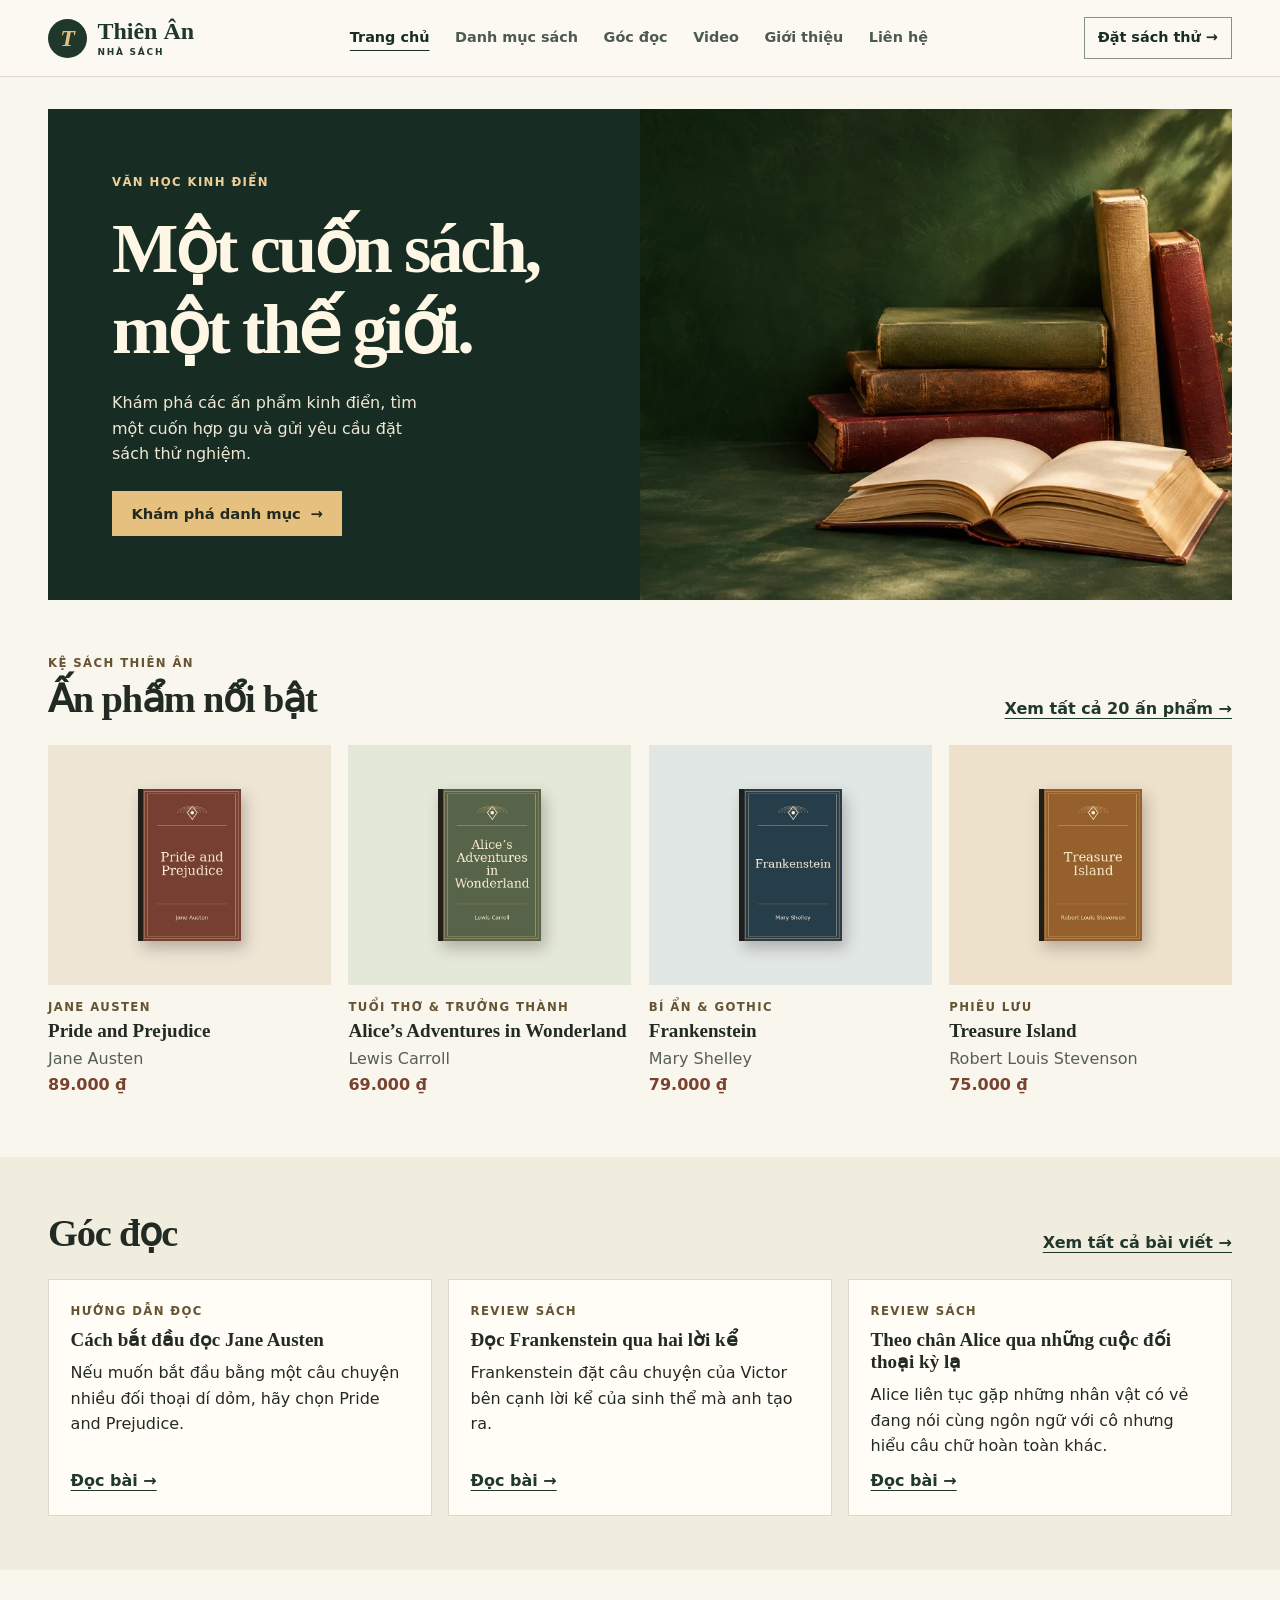
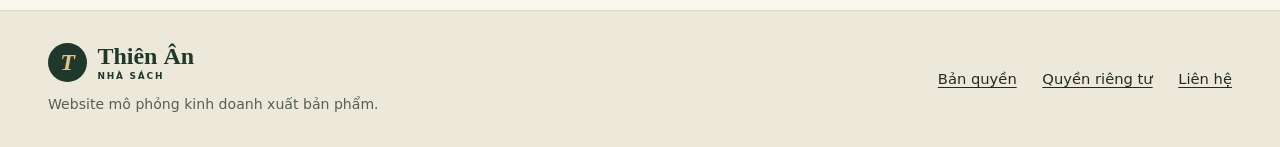
<file: index.html>
<!doctype html>
<html lang="vi">
<head>
  <meta charset="utf-8">
  <meta name="viewport" content="width=device-width, initial-scale=1">
  <meta name="description" content="Danh mục sách kinh điển, góc đọc và đặt sách thử nghiệm của Nhà sách Thiên Ân.">
  <title>Nhà sách Thiên Ân</title>
  <link rel="icon" href="assets/hero.webp">
  <link rel="stylesheet" href="assets/style.css">
  <script src="assets/data.js" defer></script>
  <script src="assets/app.js" defer></script>
</head>
<body data-page="home">
  <a class="skip" href="#noi-dung">Đến nội dung chính</a>
  <header class="site-header">
    <div class="wrap header-inner">
      <a href="index.html" class="brand"><span class="brand-mark" aria-hidden="true">T</span><span>Thiên Ân<small>NHÀ SÁCH</small></span></a>
      <button type="button" class="menu-toggle" aria-expanded="false" aria-controls="menu">Menu</button>
      <nav id="menu" aria-label="Điều hướng chính">
        <a href="index.html" aria-current="page">Trang chủ</a>
        <a href="danh-muc.html">Danh mục sách</a>
        <a href="goc-doc.html">Góc đọc</a>
        <a href="video.html">Video</a>
        <a href="gioi-thieu.html">Giới thiệu</a>
        <a href="lien-he.html">Liên hệ</a>
      </nav>
      <a class="header-order" href="lien-he.html">Đặt sách thử <span aria-hidden="true">→</span></a>
    </div>
  </header>
  <main id="noi-dung" tabindex="-1">
    <noscript><p class="wrap">Vui lòng bật JavaScript để xem nội dung website.</p></noscript>
  </main>
  <footer class="site-footer">
    <div class="wrap footer-inner">
      <div><a href="index.html" class="brand"><span class="brand-mark" aria-hidden="true">T</span><span>Thiên Ân<small>NHÀ SÁCH</small></span></a><p>Website mô phỏng kinh doanh xuất bản phẩm.</p></div>
      <nav aria-label="Chính sách và liên hệ"><a href="ban-quyen.html">Bản quyền</a><a href="quyen-rieng-tu.html">Quyền riêng tư</a><a href="lien-he.html">Liên hệ</a></nav>
    </div>
  </footer>
</body>
</html>
</file>
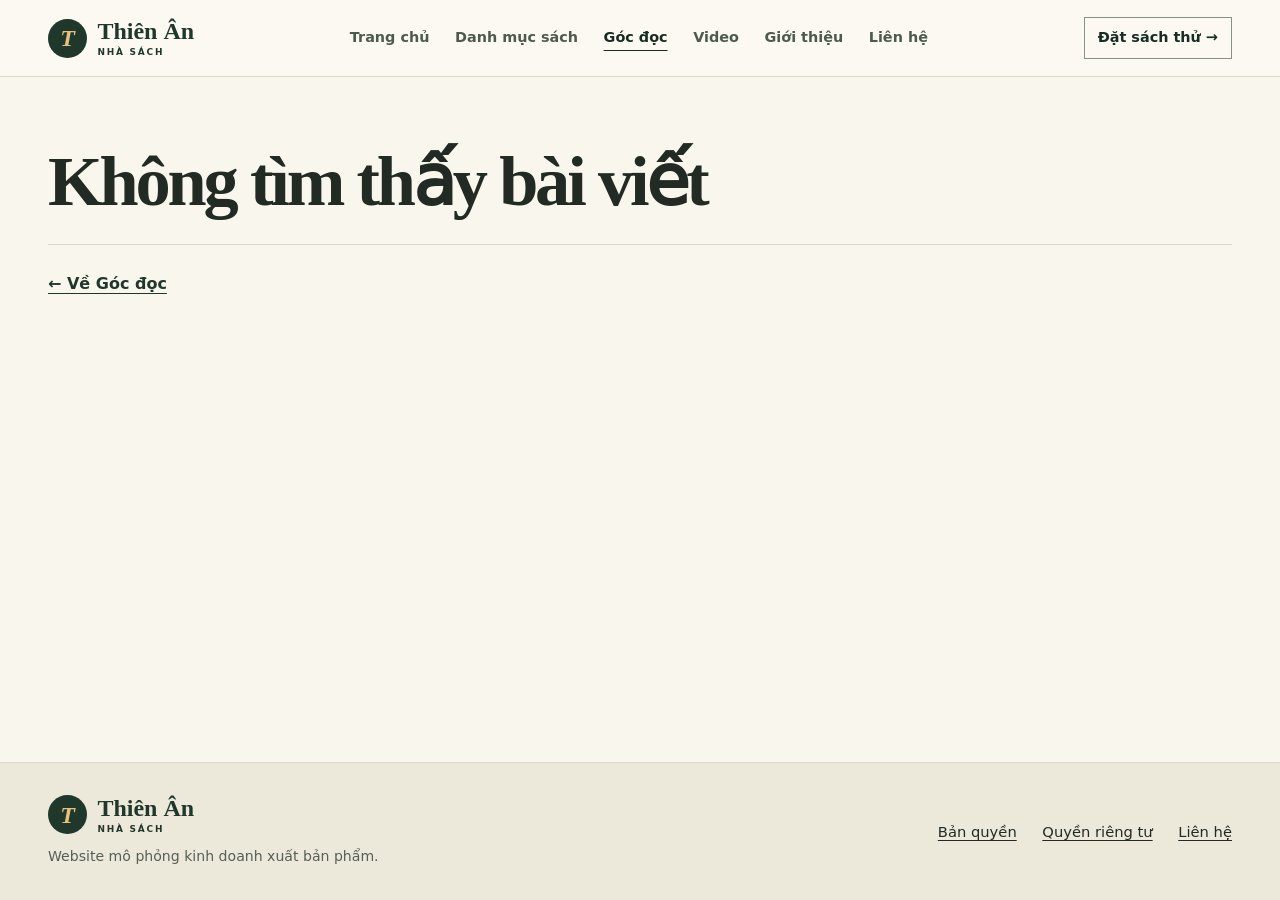
<file: bai-viet.html>
<!doctype html>
<html lang="vi">
<head>
  <meta charset="utf-8">
  <meta name="viewport" content="width=device-width, initial-scale=1">
  <meta name="description" content="Danh mục sách kinh điển, góc đọc và đặt sách thử nghiệm của Nhà sách Thiên Ân.">
  <title>Bài viết | Nhà sách Thiên Ân</title>
  <link rel="icon" href="assets/hero.webp">
  <link rel="stylesheet" href="assets/style.css">
  <script src="assets/data.js" defer></script>
  <script src="assets/app.js" defer></script>
</head>
<body data-page="article">
  <a class="skip" href="#noi-dung">Đến nội dung chính</a>
  <header class="site-header">
    <div class="wrap header-inner">
      <a href="index.html" class="brand"><span class="brand-mark" aria-hidden="true">T</span><span>Thiên Ân<small>NHÀ SÁCH</small></span></a>
      <button type="button" class="menu-toggle" aria-expanded="false" aria-controls="menu">Menu</button>
      <nav id="menu" aria-label="Điều hướng chính">
        <a href="index.html">Trang chủ</a>
        <a href="danh-muc.html">Danh mục sách</a>
        <a href="goc-doc.html" aria-current="page">Góc đọc</a>
        <a href="video.html">Video</a>
        <a href="gioi-thieu.html">Giới thiệu</a>
        <a href="lien-he.html">Liên hệ</a>
      </nav>
      <a class="header-order" href="lien-he.html">Đặt sách thử <span aria-hidden="true">→</span></a>
    </div>
  </header>
  <main id="noi-dung" tabindex="-1">
    <noscript><p class="wrap">Vui lòng bật JavaScript để xem nội dung website.</p></noscript>
  </main>
  <footer class="site-footer">
    <div class="wrap footer-inner">
      <div><a href="index.html" class="brand"><span class="brand-mark" aria-hidden="true">T</span><span>Thiên Ân<small>NHÀ SÁCH</small></span></a><p>Website mô phỏng kinh doanh xuất bản phẩm.</p></div>
      <nav aria-label="Chính sách và liên hệ"><a href="ban-quyen.html">Bản quyền</a><a href="quyen-rieng-tu.html">Quyền riêng tư</a><a href="lien-he.html">Liên hệ</a></nav>
    </div>
  </footer>
</body>
</html>
</file>
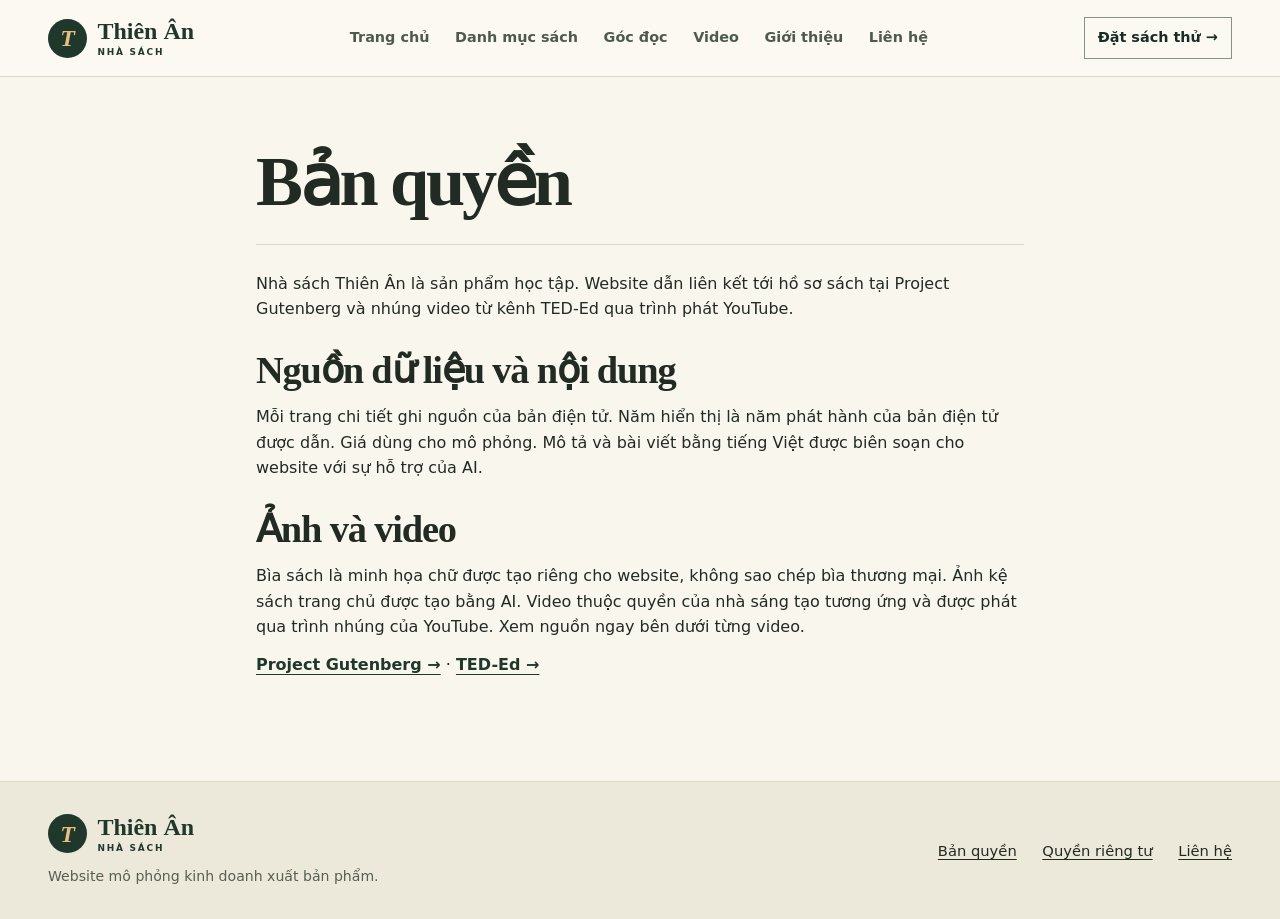
<file: ban-quyen.html>
<!doctype html>
<html lang="vi">
<head>
  <meta charset="utf-8">
  <meta name="viewport" content="width=device-width, initial-scale=1">
  <meta name="description" content="Danh mục sách kinh điển, góc đọc và đặt sách thử nghiệm của Nhà sách Thiên Ân.">
  <title>Bản quyền | Nhà sách Thiên Ân</title>
  <link rel="icon" href="assets/hero.webp">
  <link rel="stylesheet" href="assets/style.css">
  <script src="assets/data.js" defer></script>
  <script src="assets/app.js" defer></script>
</head>
<body data-page="copyright">
  <a class="skip" href="#noi-dung">Đến nội dung chính</a>
  <header class="site-header">
    <div class="wrap header-inner">
      <a href="index.html" class="brand"><span class="brand-mark" aria-hidden="true">T</span><span>Thiên Ân<small>NHÀ SÁCH</small></span></a>
      <button type="button" class="menu-toggle" aria-expanded="false" aria-controls="menu">Menu</button>
      <nav id="menu" aria-label="Điều hướng chính">
        <a href="index.html">Trang chủ</a>
        <a href="danh-muc.html">Danh mục sách</a>
        <a href="goc-doc.html">Góc đọc</a>
        <a href="video.html">Video</a>
        <a href="gioi-thieu.html">Giới thiệu</a>
        <a href="lien-he.html">Liên hệ</a>
      </nav>
      <a class="header-order" href="lien-he.html">Đặt sách thử <span aria-hidden="true">→</span></a>
    </div>
  </header>
  <main id="noi-dung" tabindex="-1">
    <noscript><p class="wrap">Vui lòng bật JavaScript để xem nội dung website.</p></noscript>
  </main>
  <footer class="site-footer">
    <div class="wrap footer-inner">
      <div><a href="index.html" class="brand"><span class="brand-mark" aria-hidden="true">T</span><span>Thiên Ân<small>NHÀ SÁCH</small></span></a><p>Website mô phỏng kinh doanh xuất bản phẩm.</p></div>
      <nav aria-label="Chính sách và liên hệ"><a href="ban-quyen.html">Bản quyền</a><a href="quyen-rieng-tu.html">Quyền riêng tư</a><a href="lien-he.html">Liên hệ</a></nav>
    </div>
  </footer>
</body>
</html>
</file>
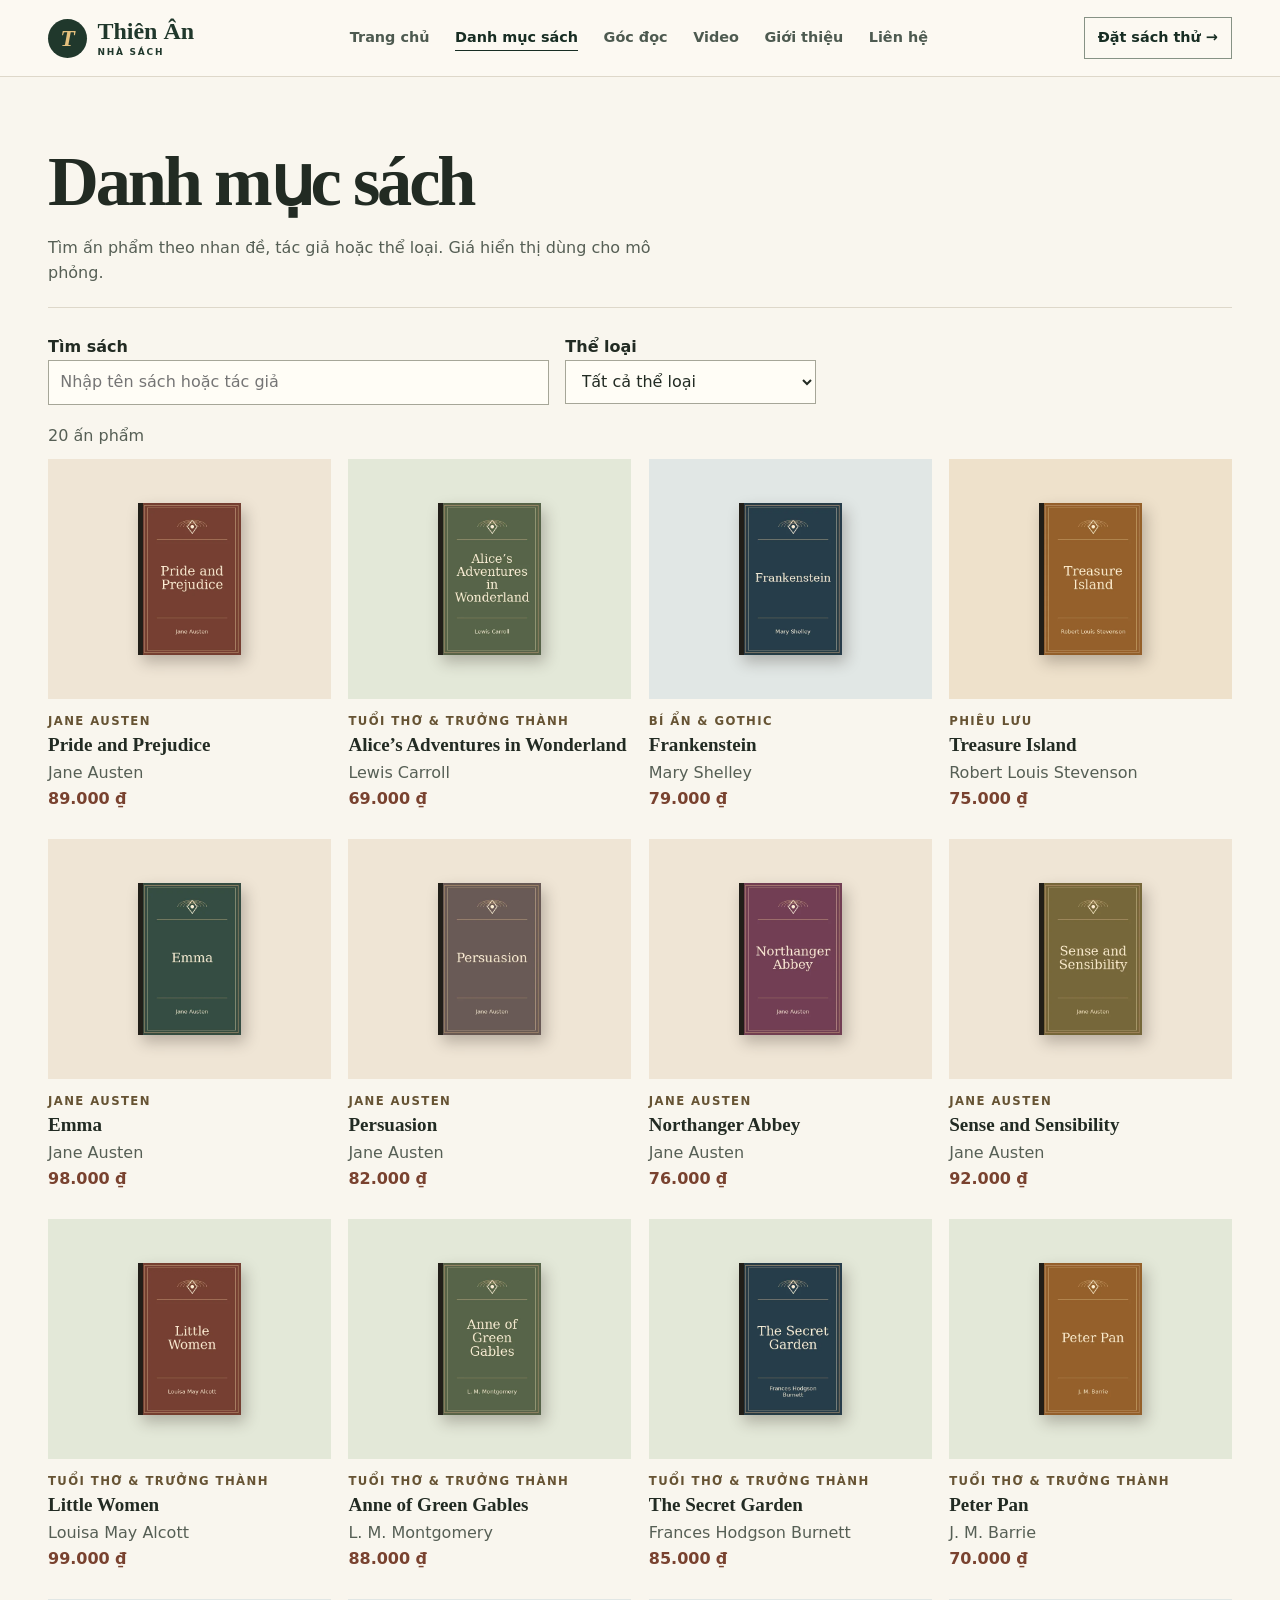
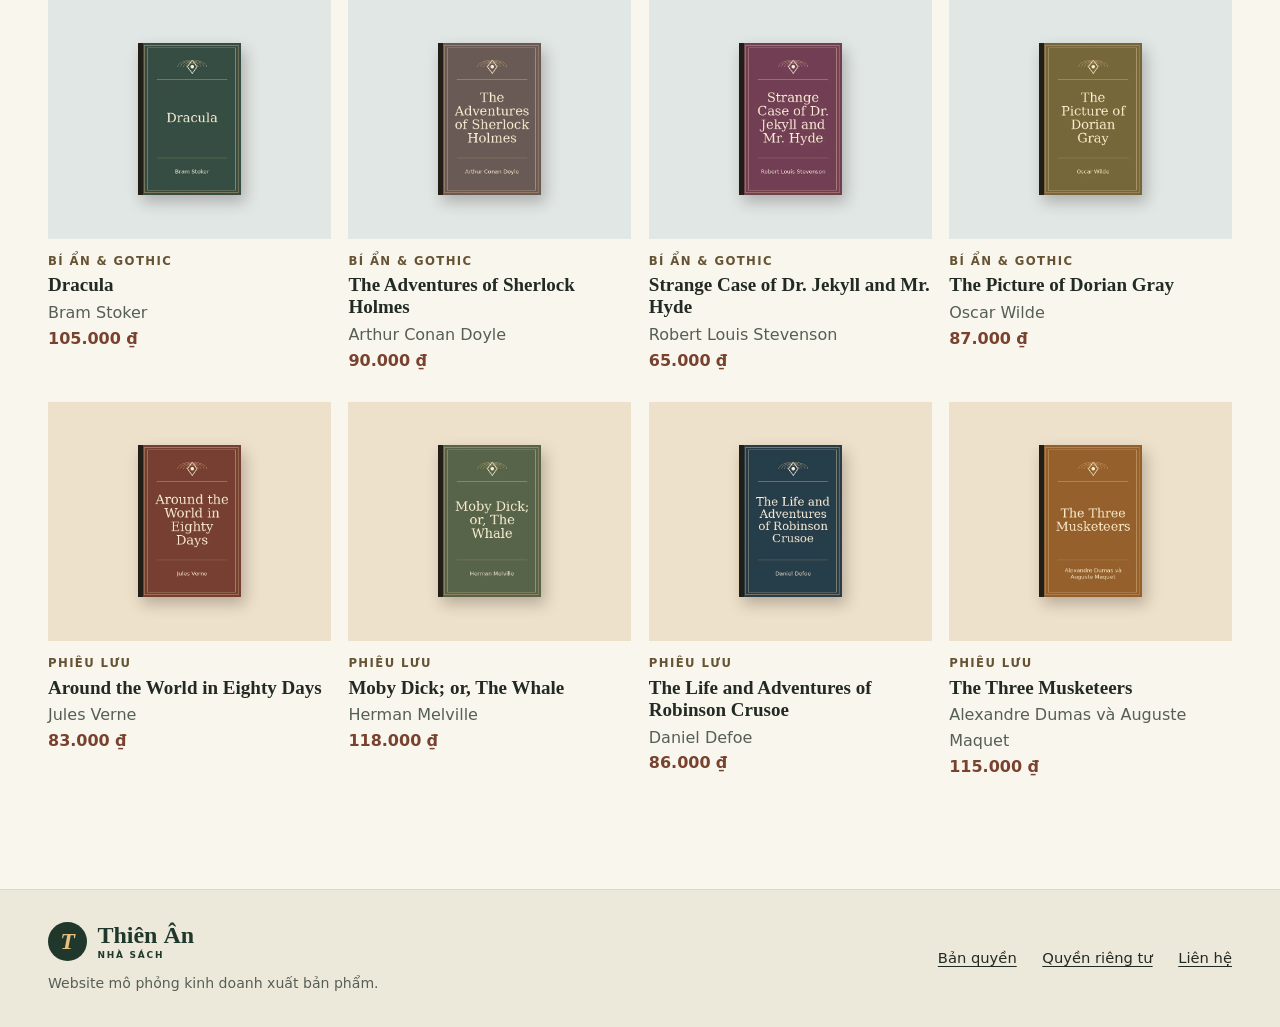
<file: danh-muc.html>
<!doctype html>
<html lang="vi">
<head>
  <meta charset="utf-8">
  <meta name="viewport" content="width=device-width, initial-scale=1">
  <meta name="description" content="Danh mục sách kinh điển, góc đọc và đặt sách thử nghiệm của Nhà sách Thiên Ân.">
  <title>Danh mục sách | Nhà sách Thiên Ân</title>
  <link rel="icon" href="assets/hero.webp">
  <link rel="stylesheet" href="assets/style.css">
  <script src="assets/data.js" defer></script>
  <script src="assets/app.js" defer></script>
</head>
<body data-page="catalog">
  <a class="skip" href="#noi-dung">Đến nội dung chính</a>
  <header class="site-header">
    <div class="wrap header-inner">
      <a href="index.html" class="brand"><span class="brand-mark" aria-hidden="true">T</span><span>Thiên Ân<small>NHÀ SÁCH</small></span></a>
      <button type="button" class="menu-toggle" aria-expanded="false" aria-controls="menu">Menu</button>
      <nav id="menu" aria-label="Điều hướng chính">
        <a href="index.html">Trang chủ</a>
        <a href="danh-muc.html" aria-current="page">Danh mục sách</a>
        <a href="goc-doc.html">Góc đọc</a>
        <a href="video.html">Video</a>
        <a href="gioi-thieu.html">Giới thiệu</a>
        <a href="lien-he.html">Liên hệ</a>
      </nav>
      <a class="header-order" href="lien-he.html">Đặt sách thử <span aria-hidden="true">→</span></a>
    </div>
  </header>
  <main id="noi-dung" tabindex="-1">
    <noscript><p class="wrap">Vui lòng bật JavaScript để xem nội dung website.</p></noscript>
  </main>
  <footer class="site-footer">
    <div class="wrap footer-inner">
      <div><a href="index.html" class="brand"><span class="brand-mark" aria-hidden="true">T</span><span>Thiên Ân<small>NHÀ SÁCH</small></span></a><p>Website mô phỏng kinh doanh xuất bản phẩm.</p></div>
      <nav aria-label="Chính sách và liên hệ"><a href="ban-quyen.html">Bản quyền</a><a href="quyen-rieng-tu.html">Quyền riêng tư</a><a href="lien-he.html">Liên hệ</a></nav>
    </div>
  </footer>
</body>
</html>
</file>
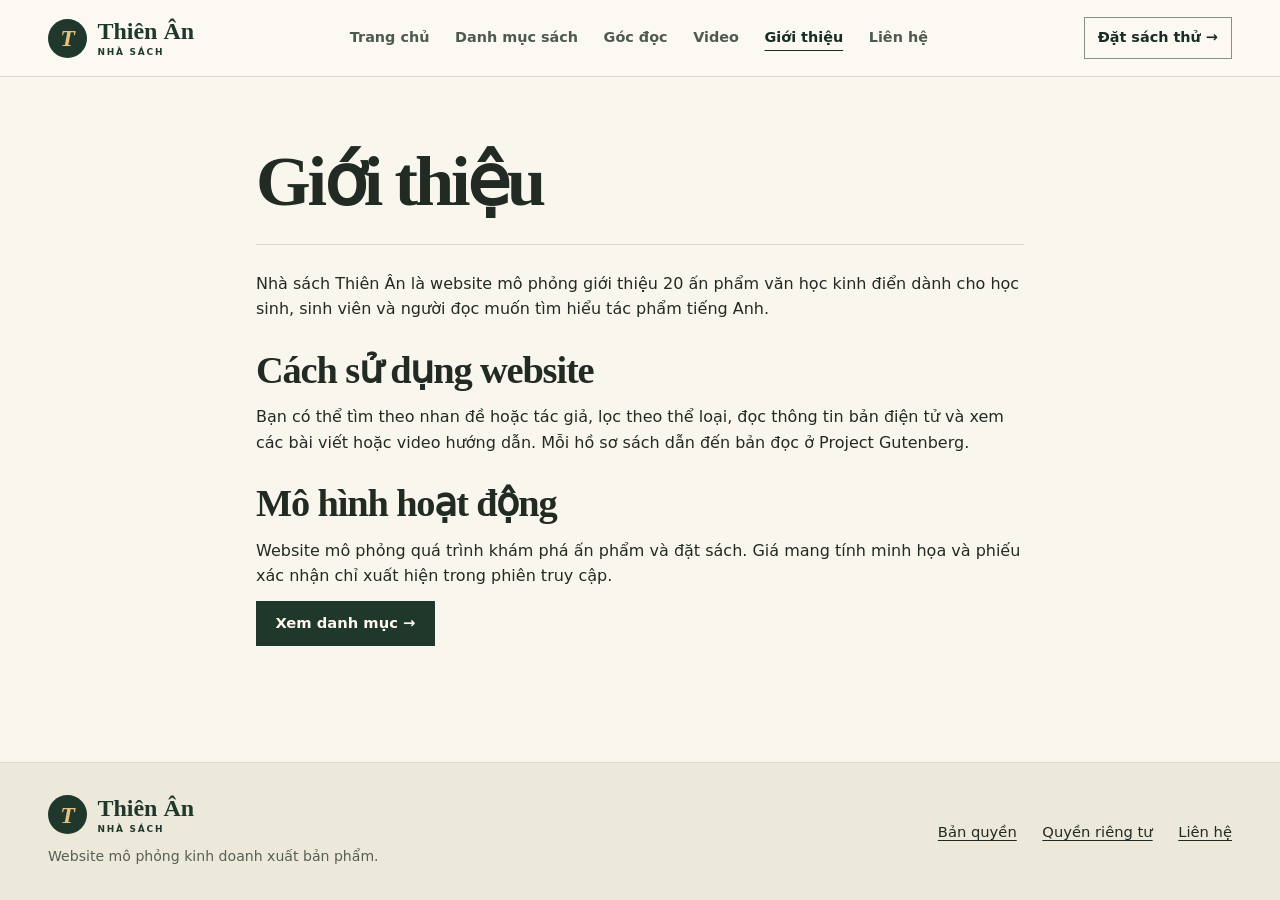
<file: gioi-thieu.html>
<!doctype html>
<html lang="vi">
<head>
  <meta charset="utf-8">
  <meta name="viewport" content="width=device-width, initial-scale=1">
  <meta name="description" content="Danh mục sách kinh điển, góc đọc và đặt sách thử nghiệm của Nhà sách Thiên Ân.">
  <title>Giới thiệu | Nhà sách Thiên Ân</title>
  <link rel="icon" href="assets/hero.webp">
  <link rel="stylesheet" href="assets/style.css">
  <script src="assets/data.js" defer></script>
  <script src="assets/app.js" defer></script>
</head>
<body data-page="about">
  <a class="skip" href="#noi-dung">Đến nội dung chính</a>
  <header class="site-header">
    <div class="wrap header-inner">
      <a href="index.html" class="brand"><span class="brand-mark" aria-hidden="true">T</span><span>Thiên Ân<small>NHÀ SÁCH</small></span></a>
      <button type="button" class="menu-toggle" aria-expanded="false" aria-controls="menu">Menu</button>
      <nav id="menu" aria-label="Điều hướng chính">
        <a href="index.html">Trang chủ</a>
        <a href="danh-muc.html">Danh mục sách</a>
        <a href="goc-doc.html">Góc đọc</a>
        <a href="video.html">Video</a>
        <a href="gioi-thieu.html" aria-current="page">Giới thiệu</a>
        <a href="lien-he.html">Liên hệ</a>
      </nav>
      <a class="header-order" href="lien-he.html">Đặt sách thử <span aria-hidden="true">→</span></a>
    </div>
  </header>
  <main id="noi-dung" tabindex="-1">
    <noscript><p class="wrap">Vui lòng bật JavaScript để xem nội dung website.</p></noscript>
  </main>
  <footer class="site-footer">
    <div class="wrap footer-inner">
      <div><a href="index.html" class="brand"><span class="brand-mark" aria-hidden="true">T</span><span>Thiên Ân<small>NHÀ SÁCH</small></span></a><p>Website mô phỏng kinh doanh xuất bản phẩm.</p></div>
      <nav aria-label="Chính sách và liên hệ"><a href="ban-quyen.html">Bản quyền</a><a href="quyen-rieng-tu.html">Quyền riêng tư</a><a href="lien-he.html">Liên hệ</a></nav>
    </div>
  </footer>
</body>
</html>
</file>
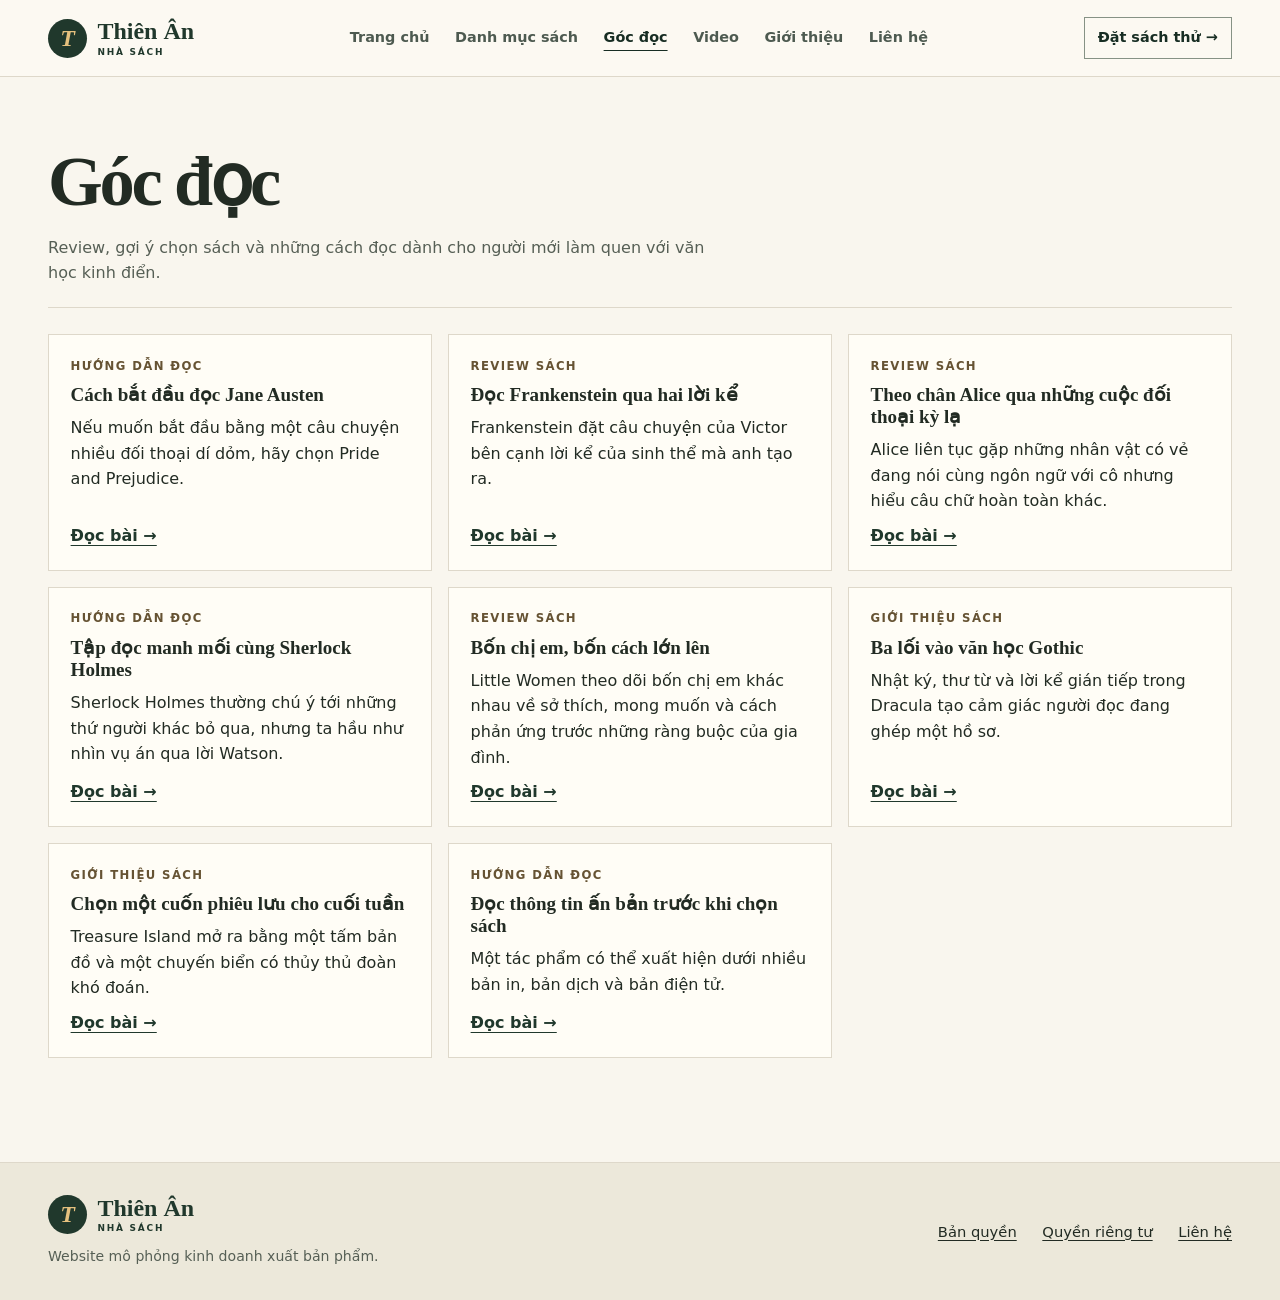
<file: goc-doc.html>
<!doctype html>
<html lang="vi">
<head>
  <meta charset="utf-8">
  <meta name="viewport" content="width=device-width, initial-scale=1">
  <meta name="description" content="Danh mục sách kinh điển, góc đọc và đặt sách thử nghiệm của Nhà sách Thiên Ân.">
  <title>Góc đọc | Nhà sách Thiên Ân</title>
  <link rel="icon" href="assets/hero.webp">
  <link rel="stylesheet" href="assets/style.css">
  <script src="assets/data.js" defer></script>
  <script src="assets/app.js" defer></script>
</head>
<body data-page="articles">
  <a class="skip" href="#noi-dung">Đến nội dung chính</a>
  <header class="site-header">
    <div class="wrap header-inner">
      <a href="index.html" class="brand"><span class="brand-mark" aria-hidden="true">T</span><span>Thiên Ân<small>NHÀ SÁCH</small></span></a>
      <button type="button" class="menu-toggle" aria-expanded="false" aria-controls="menu">Menu</button>
      <nav id="menu" aria-label="Điều hướng chính">
        <a href="index.html">Trang chủ</a>
        <a href="danh-muc.html">Danh mục sách</a>
        <a href="goc-doc.html" aria-current="page">Góc đọc</a>
        <a href="video.html">Video</a>
        <a href="gioi-thieu.html">Giới thiệu</a>
        <a href="lien-he.html">Liên hệ</a>
      </nav>
      <a class="header-order" href="lien-he.html">Đặt sách thử <span aria-hidden="true">→</span></a>
    </div>
  </header>
  <main id="noi-dung" tabindex="-1">
    <noscript><p class="wrap">Vui lòng bật JavaScript để xem nội dung website.</p></noscript>
  </main>
  <footer class="site-footer">
    <div class="wrap footer-inner">
      <div><a href="index.html" class="brand"><span class="brand-mark" aria-hidden="true">T</span><span>Thiên Ân<small>NHÀ SÁCH</small></span></a><p>Website mô phỏng kinh doanh xuất bản phẩm.</p></div>
      <nav aria-label="Chính sách và liên hệ"><a href="ban-quyen.html">Bản quyền</a><a href="quyen-rieng-tu.html">Quyền riêng tư</a><a href="lien-he.html">Liên hệ</a></nav>
    </div>
  </footer>
</body>
</html>
</file>
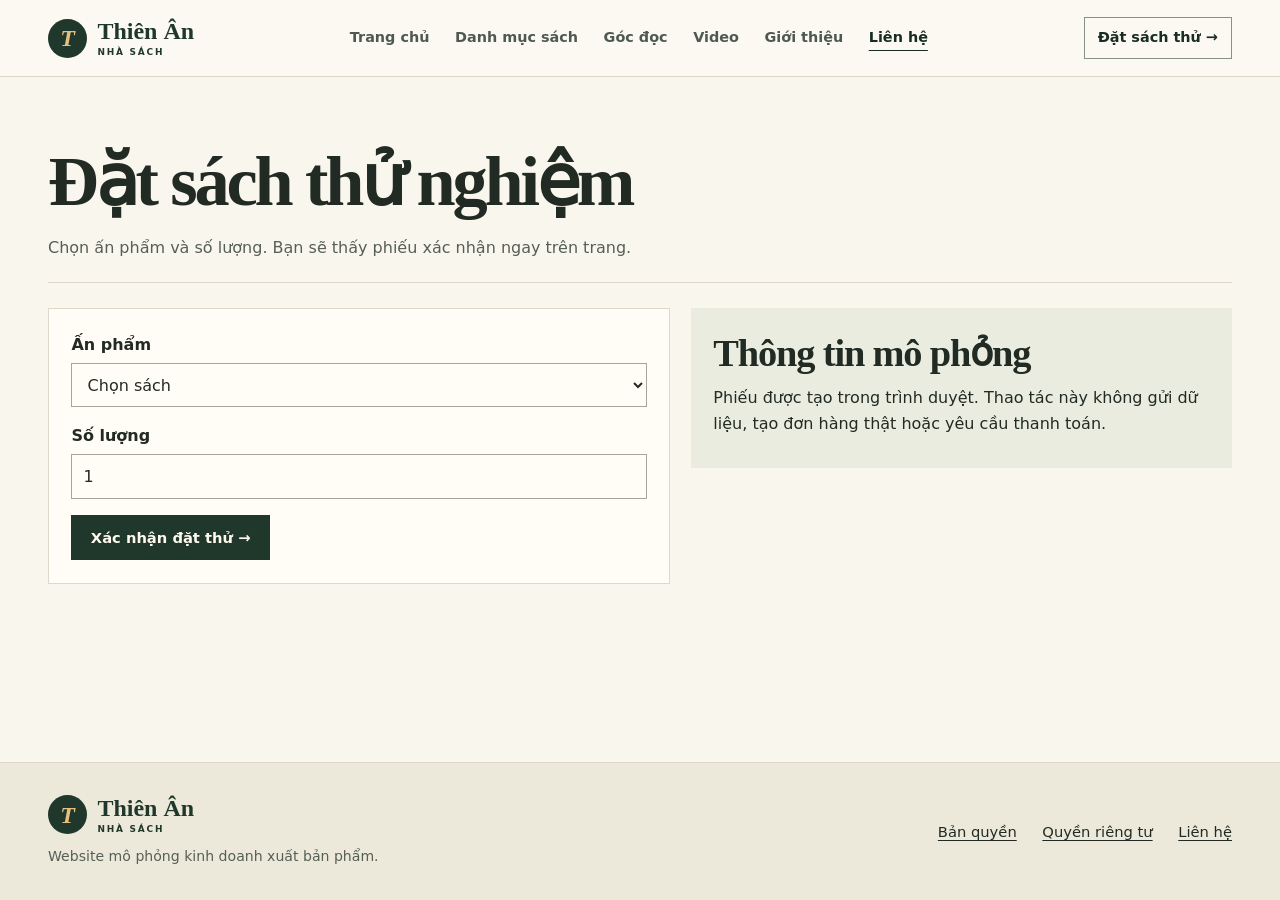
<file: lien-he.html>
<!doctype html>
<html lang="vi">
<head>
  <meta charset="utf-8">
  <meta name="viewport" content="width=device-width, initial-scale=1">
  <meta name="description" content="Danh mục sách kinh điển, góc đọc và đặt sách thử nghiệm của Nhà sách Thiên Ân.">
  <title>Liên hệ và đặt sách thử | Nhà sách Thiên Ân</title>
  <link rel="icon" href="assets/hero.webp">
  <link rel="stylesheet" href="assets/style.css">
  <script src="assets/data.js" defer></script>
  <script src="assets/app.js" defer></script>
</head>
<body data-page="contact">
  <a class="skip" href="#noi-dung">Đến nội dung chính</a>
  <header class="site-header">
    <div class="wrap header-inner">
      <a href="index.html" class="brand"><span class="brand-mark" aria-hidden="true">T</span><span>Thiên Ân<small>NHÀ SÁCH</small></span></a>
      <button type="button" class="menu-toggle" aria-expanded="false" aria-controls="menu">Menu</button>
      <nav id="menu" aria-label="Điều hướng chính">
        <a href="index.html">Trang chủ</a>
        <a href="danh-muc.html">Danh mục sách</a>
        <a href="goc-doc.html">Góc đọc</a>
        <a href="video.html">Video</a>
        <a href="gioi-thieu.html">Giới thiệu</a>
        <a href="lien-he.html" aria-current="page">Liên hệ</a>
      </nav>
      <a class="header-order" href="lien-he.html">Đặt sách thử <span aria-hidden="true">→</span></a>
    </div>
  </header>
  <main id="noi-dung" tabindex="-1">
    <noscript><p class="wrap">Vui lòng bật JavaScript để xem nội dung website.</p></noscript>
  </main>
  <footer class="site-footer">
    <div class="wrap footer-inner">
      <div><a href="index.html" class="brand"><span class="brand-mark" aria-hidden="true">T</span><span>Thiên Ân<small>NHÀ SÁCH</small></span></a><p>Website mô phỏng kinh doanh xuất bản phẩm.</p></div>
      <nav aria-label="Chính sách và liên hệ"><a href="ban-quyen.html">Bản quyền</a><a href="quyen-rieng-tu.html">Quyền riêng tư</a><a href="lien-he.html">Liên hệ</a></nav>
    </div>
  </footer>
</body>
</html>
</file>
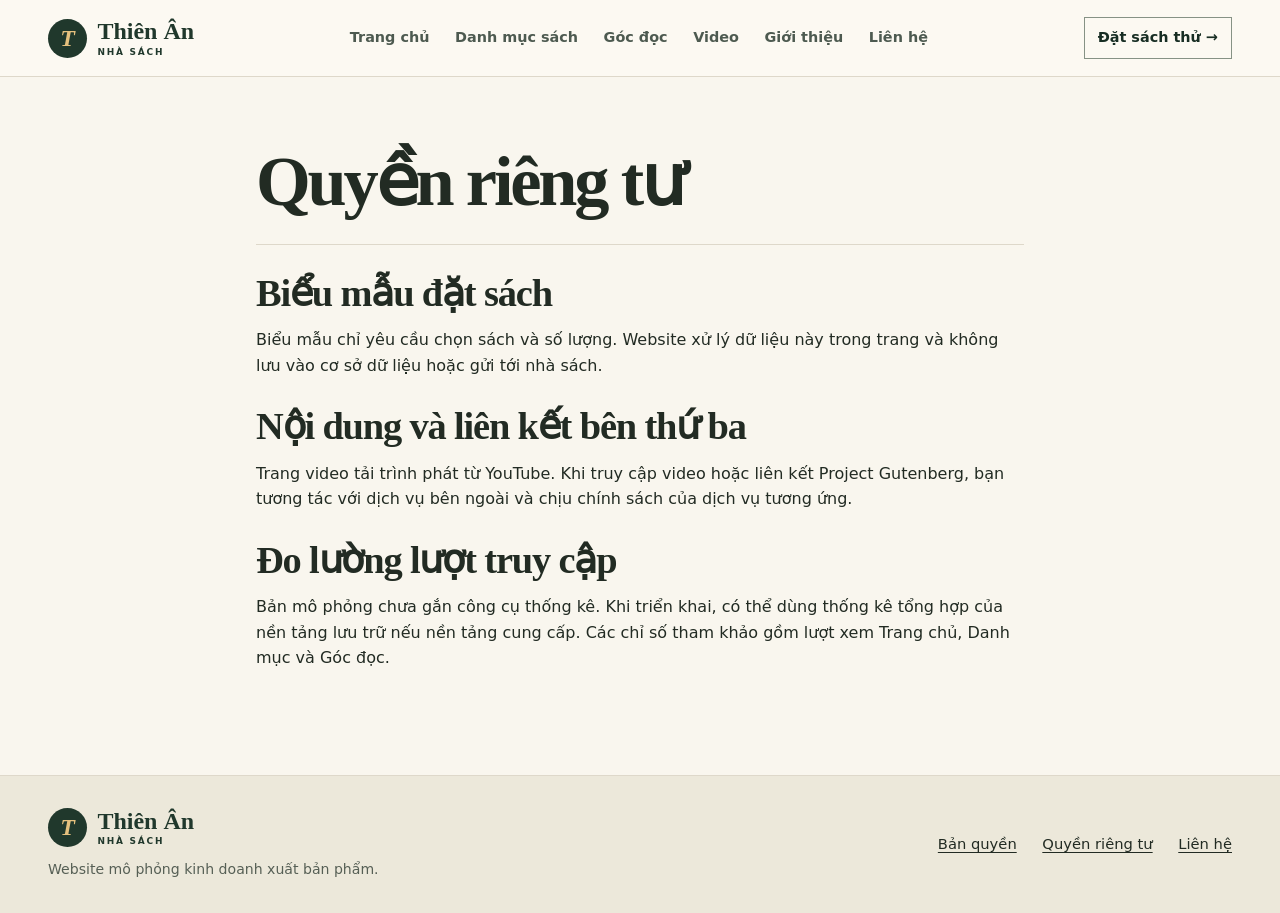
<file: quyen-rieng-tu.html>
<!doctype html>
<html lang="vi">
<head>
  <meta charset="utf-8">
  <meta name="viewport" content="width=device-width, initial-scale=1">
  <meta name="description" content="Danh mục sách kinh điển, góc đọc và đặt sách thử nghiệm của Nhà sách Thiên Ân.">
  <title>Quyền riêng tư | Nhà sách Thiên Ân</title>
  <link rel="icon" href="assets/hero.webp">
  <link rel="stylesheet" href="assets/style.css">
  <script src="assets/data.js" defer></script>
  <script src="assets/app.js" defer></script>
</head>
<body data-page="privacy">
  <a class="skip" href="#noi-dung">Đến nội dung chính</a>
  <header class="site-header">
    <div class="wrap header-inner">
      <a href="index.html" class="brand"><span class="brand-mark" aria-hidden="true">T</span><span>Thiên Ân<small>NHÀ SÁCH</small></span></a>
      <button type="button" class="menu-toggle" aria-expanded="false" aria-controls="menu">Menu</button>
      <nav id="menu" aria-label="Điều hướng chính">
        <a href="index.html">Trang chủ</a>
        <a href="danh-muc.html">Danh mục sách</a>
        <a href="goc-doc.html">Góc đọc</a>
        <a href="video.html">Video</a>
        <a href="gioi-thieu.html">Giới thiệu</a>
        <a href="lien-he.html">Liên hệ</a>
      </nav>
      <a class="header-order" href="lien-he.html">Đặt sách thử <span aria-hidden="true">→</span></a>
    </div>
  </header>
  <main id="noi-dung" tabindex="-1">
    <noscript><p class="wrap">Vui lòng bật JavaScript để xem nội dung website.</p></noscript>
  </main>
  <footer class="site-footer">
    <div class="wrap footer-inner">
      <div><a href="index.html" class="brand"><span class="brand-mark" aria-hidden="true">T</span><span>Thiên Ân<small>NHÀ SÁCH</small></span></a><p>Website mô phỏng kinh doanh xuất bản phẩm.</p></div>
      <nav aria-label="Chính sách và liên hệ"><a href="ban-quyen.html">Bản quyền</a><a href="quyen-rieng-tu.html">Quyền riêng tư</a><a href="lien-he.html">Liên hệ</a></nav>
    </div>
  </footer>
</body>
</html>
</file>
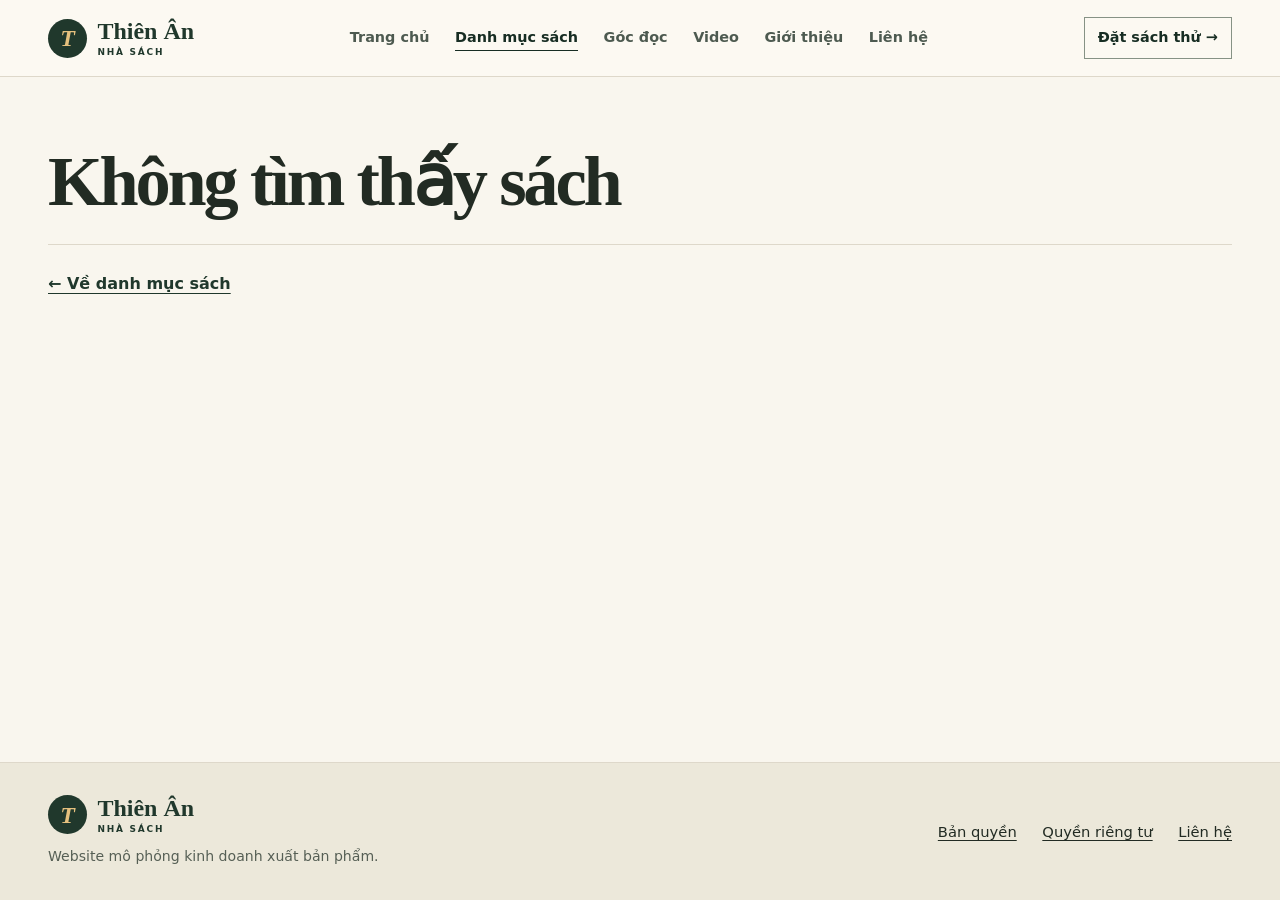
<file: sach.html>
<!doctype html>
<html lang="vi">
<head>
  <meta charset="utf-8">
  <meta name="viewport" content="width=device-width, initial-scale=1">
  <meta name="description" content="Danh mục sách kinh điển, góc đọc và đặt sách thử nghiệm của Nhà sách Thiên Ân.">
  <title>Chi tiết sách | Nhà sách Thiên Ân</title>
  <link rel="icon" href="assets/hero.webp">
  <link rel="stylesheet" href="assets/style.css">
  <script src="assets/data.js" defer></script>
  <script src="assets/app.js" defer></script>
</head>
<body data-page="book">
  <a class="skip" href="#noi-dung">Đến nội dung chính</a>
  <header class="site-header">
    <div class="wrap header-inner">
      <a href="index.html" class="brand"><span class="brand-mark" aria-hidden="true">T</span><span>Thiên Ân<small>NHÀ SÁCH</small></span></a>
      <button type="button" class="menu-toggle" aria-expanded="false" aria-controls="menu">Menu</button>
      <nav id="menu" aria-label="Điều hướng chính">
        <a href="index.html">Trang chủ</a>
        <a href="danh-muc.html" aria-current="page">Danh mục sách</a>
        <a href="goc-doc.html">Góc đọc</a>
        <a href="video.html">Video</a>
        <a href="gioi-thieu.html">Giới thiệu</a>
        <a href="lien-he.html">Liên hệ</a>
      </nav>
      <a class="header-order" href="lien-he.html">Đặt sách thử <span aria-hidden="true">→</span></a>
    </div>
  </header>
  <main id="noi-dung" tabindex="-1">
    <noscript><p class="wrap">Vui lòng bật JavaScript để xem nội dung website.</p></noscript>
  </main>
  <footer class="site-footer">
    <div class="wrap footer-inner">
      <div><a href="index.html" class="brand"><span class="brand-mark" aria-hidden="true">T</span><span>Thiên Ân<small>NHÀ SÁCH</small></span></a><p>Website mô phỏng kinh doanh xuất bản phẩm.</p></div>
      <nav aria-label="Chính sách và liên hệ"><a href="ban-quyen.html">Bản quyền</a><a href="quyen-rieng-tu.html">Quyền riêng tư</a><a href="lien-he.html">Liên hệ</a></nav>
    </div>
  </footer>
</body>
</html>
</file>
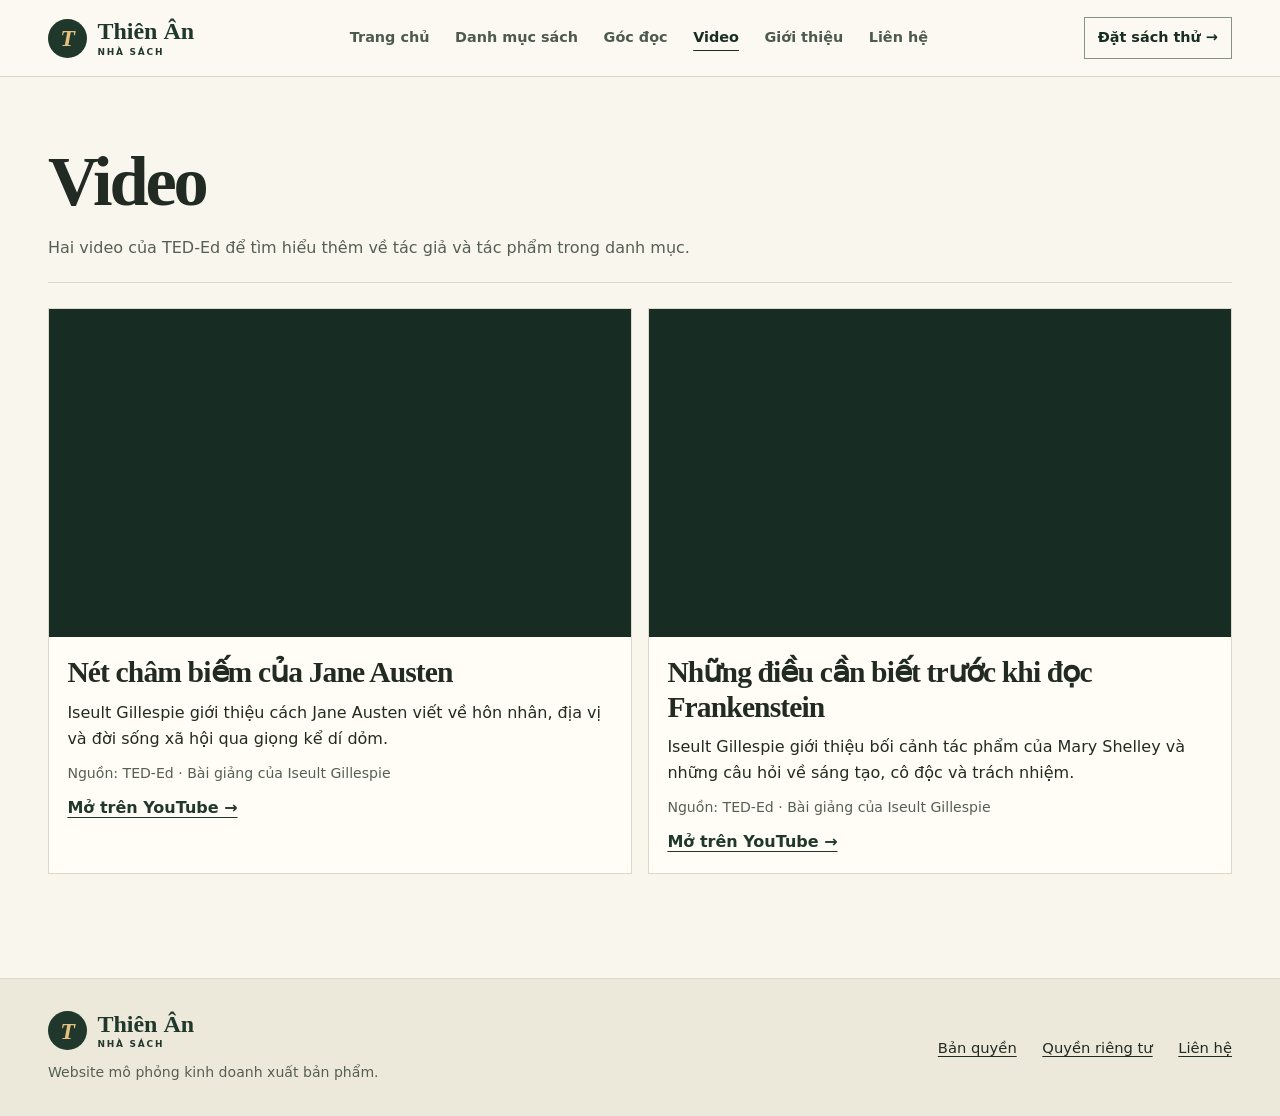
<file: video.html>
<!doctype html>
<html lang="vi">
<head>
  <meta charset="utf-8">
  <meta name="viewport" content="width=device-width, initial-scale=1">
  <meta name="description" content="Danh mục sách kinh điển, góc đọc và đặt sách thử nghiệm của Nhà sách Thiên Ân.">
  <title>Video | Nhà sách Thiên Ân</title>
  <link rel="icon" href="assets/hero.webp">
  <link rel="stylesheet" href="assets/style.css">
  <script src="assets/data.js" defer></script>
  <script src="assets/app.js" defer></script>
</head>
<body data-page="videos">
  <a class="skip" href="#noi-dung">Đến nội dung chính</a>
  <header class="site-header">
    <div class="wrap header-inner">
      <a href="index.html" class="brand"><span class="brand-mark" aria-hidden="true">T</span><span>Thiên Ân<small>NHÀ SÁCH</small></span></a>
      <button type="button" class="menu-toggle" aria-expanded="false" aria-controls="menu">Menu</button>
      <nav id="menu" aria-label="Điều hướng chính">
        <a href="index.html">Trang chủ</a>
        <a href="danh-muc.html">Danh mục sách</a>
        <a href="goc-doc.html">Góc đọc</a>
        <a href="video.html" aria-current="page">Video</a>
        <a href="gioi-thieu.html">Giới thiệu</a>
        <a href="lien-he.html">Liên hệ</a>
      </nav>
      <a class="header-order" href="lien-he.html">Đặt sách thử <span aria-hidden="true">→</span></a>
    </div>
  </header>
  <main id="noi-dung" tabindex="-1">
    <noscript><p class="wrap">Vui lòng bật JavaScript để xem nội dung website.</p></noscript>
  </main>
  <footer class="site-footer">
    <div class="wrap footer-inner">
      <div><a href="index.html" class="brand"><span class="brand-mark" aria-hidden="true">T</span><span>Thiên Ân<small>NHÀ SÁCH</small></span></a><p>Website mô phỏng kinh doanh xuất bản phẩm.</p></div>
      <nav aria-label="Chính sách và liên hệ"><a href="ban-quyen.html">Bản quyền</a><a href="quyen-rieng-tu.html">Quyền riêng tư</a><a href="lien-he.html">Liên hệ</a></nav>
    </div>
  </footer>
</body>
</html>
</file>
<file: assets/style.css>
:root {
    color-scheme: light;
    --paper: #f9f6ee;
    --ink: #222b23;
    --muted: #565f55;
    --green: #20382c;
    --dark: #172d23;
    --gold: #e5c07e;
    --line: #ded8ca;
    --serif: "PT Serif", Georgia, serif;
    --sans: "Atkinson Hyperlegible Next", system-ui, sans-serif;
}

*,
*::before,
*::after {
    box-sizing: border-box;
}

body {
    margin: 0;
    color: var(--ink);
    background: var(--paper);
    font: 1rem/1.6 var(--sans);
}

a {
    color: inherit;
    text-underline-offset: .22em;
}

body {
    min-height: 100vh;
    display: flex;
    flex-direction: column;
}

main {
    flex: 1;
}

figure,
h1,
h2,
h3,
p,
dl,
dd {
    margin: 0;
}

h1,
h2,
h3 {
    font-family: var(--serif);
    line-height: 1.16;
    font-weight: 600;
}

h1 {
    font-size: clamp(2.45rem, 5.5vw, 4.6rem);
    letter-spacing: -.045em;
}

h2 {
    font-size: clamp(1.55rem, 3vw, 2.65rem);
    letter-spacing: -.03em;
}

h3 {
    font-size: 1.19rem;
}

img {
    max-width: 100%;
    display: block;
}

:focus-visible {
    outline: 3px solid #94601d;
    outline-offset: 4px;
}

.skip {
    position: fixed;
    z-index: 5;
    top: .5rem;
    left: .5rem;
    transform: translateY(-150%);
    background: white;
    padding: .75rem;
}

.skip:focus {
    transform: none;
}

.wrap {
    width: min(100% - 3rem, 74rem);
    margin-inline: auto;
}

.site-header {
    border-bottom: 1px solid var(--line);
    background: #fcf9f2;
}

.header-inner {
    min-height: 76px;
    display: flex;
    align-items: center;
    justify-content: space-between;
    gap: 20px;
    position: relative;
}

.brand {
    display: inline-flex;
    align-items: center;
    text-decoration: none;
    gap: .65rem;
    color: var(--green);
    font: 600 1.5rem/1 var(--serif);
    white-space: nowrap;
}

.brand small {
    display: block;
    margin-top: .28rem;
    font: 700 .56rem/1 var(--sans);
    letter-spacing: .2em;
}

.brand-mark {
    display: grid;
    place-items: center;
    width: 39px;
    height: 39px;
    background: var(--green);
    color: var(--gold);
    border-radius: 50%;
    font-style: italic;
}

#menu,
.footer-inner nav {
    display: flex;
    align-items: center;
    gap: clamp(.65rem, 2vw, 1.65rem);
}

#menu a,
.header-order {
    text-decoration: none;
    font-weight: 650;
    font-size: .9rem;
    white-space: nowrap;
}

#menu a {
    color: #4d5a50;
    position: relative;
}

#menu a:hover,
#menu a[aria-current] {
    color: var(--dark);
    text-decoration: underline;
    text-underline-offset: .55em;
}

.header-order {
    border: 1px solid #869285;
    color: var(--dark);
    padding: .52rem .82rem;
}

.header-order:hover {
    background: #e9e8db;
}

.menu-toggle {
    display: none;
}

.hero-wrap {
    margin-top: 2rem;
}

.hero {
    display: grid;
    grid-template-columns: 1fr 1fr;
    background: var(--dark);
    color: #fff7e5;
    min-height: 408px;
    overflow: hidden;
}

.hero-copy {
    align-self: center;
    padding: clamp(2rem, 5vw, 4.8rem);
    position: relative;
    z-index: 1;
}

.hero .eyebrow {
    color: #efd099;
    margin-bottom: 1rem;
}

.hero-copy>p:not(.eyebrow) {
    margin-block: 1.2rem 1.5rem;
    max-width: 32ch;
    color: #f0e7d5;
}

.hero-image {
    width: 100%;
    height: 100%;
    min-width: 0;
    object-fit: cover;
    object-position: 55% center;
}

.eyebrow {
    color: #665333;
    font-size: .73rem;
    font-weight: 760;
    letter-spacing: .12em;
    text-transform: uppercase;
}

.button {
    display: inline-flex;
    align-items: center;
    justify-content: center;
    gap: .6rem;
    min-height: 45px;
    width: fit-content;
    border: 1px solid transparent;
    padding: .62rem 1.15rem;
    background: var(--green);
    color: #fff9ed;
    text-decoration: none;
    font: 700 .92rem/1.35 var(--sans);
    cursor: pointer;
}

.button:hover {
    background: #325443;
}

.button.gold {
    background: var(--gold);
    color: #242a20;
}

.button.gold:hover {
    background: #f3d399;
}

.section {
    padding-block: clamp(2.4rem, 4.2vw, 3.9rem);
}

.section-top {
    display: flex;
    align-items: end;
    gap: .7rem 1.4rem;
    justify-content: space-between;
    flex-wrap: wrap;
    margin-bottom: 1.5rem;
}

.section-top .eyebrow {
    margin-bottom: .28rem;
}

.text-link,
.back {
    color: var(--green);
    font-weight: 740;
}

.text-link:hover,
.back:hover {
    color: #834b25;
}

.book-grid {
    display: grid;
    grid-template-columns: repeat(4, minmax(0, 1fr));
    gap: 1.4rem 1.1rem;
}

.book-card {
    min-width: 0;
}

.cover-tile {
    display: grid;
    place-items: center;
    background: #efe5d5;
    padding: 1.35rem;
    aspect-ratio: 1.18;
    overflow: hidden;
}

.tone-1 {
    background: #e3e8d8;
}

.tone-2 {
    background: #e1e7e5;
}

.tone-3 {
    background: #eee1cb;
}

.cover-tile img {
    width: 43%;
    height: auto;
    aspect-ratio: 320/472;
    object-fit: cover;
    box-shadow: 4px 7px 14px #30251f49;
    transition: transform .2s ease;
}

a.cover-tile:hover img {
    transform: translateY(-4px);
}

.book-meta {
    padding-block: .8rem .35rem;
}

.book-meta h2,
.book-meta h3,
.reading-card h2 {
    font-size: 1.19rem;
    letter-spacing: normal;
}

.book-meta h2,
.book-meta h3 {
    margin-block: .24rem;
}

.book-meta :is(h2, h3) a,
.reading-card :is(h2, h3) a {
    text-decoration: none;
}

.book-meta :is(h2, h3) a:hover,
.reading-card :is(h2, h3) a:hover {
    text-decoration: underline;
}

.author,
.fine {
    color: var(--muted);
}

.fine {
    font-size: .88rem;
}

.price {
    color: #79422f;
    font-weight: 750;
}

.reading-band {
    background: #f1edde;
}

.reading-grid,
.video-grid {
    display: grid;
    gap: 1rem;
    grid-template-columns: repeat(3, minmax(0, 1fr));
}

.reading-card,
.video-card,
.form-card {
    background: #fffdf6;
    border: 1px solid var(--line);
}

.reading-card {
    padding: 1.35rem;
    display: flex;
    flex-direction: column;
    gap: .55rem;
}

.reading-card .text-link {
    margin-top: auto;
}

.site-footer {
    background: #ece8da;
    border-top: 1px solid var(--line);
    margin-top: 2.5rem;
}

.footer-inner {
    display: flex;
    flex-wrap: wrap;
    justify-content: space-between;
    gap: 1.4rem;
    align-items: center;
    padding-block: 2rem;
}

.footer-inner p {
    margin-top: .7rem;
    color: var(--muted);
    font-size: .88rem;
}

.footer-inner nav {
    flex-wrap: wrap;
    font-size: .92rem;
}

.page {
    padding-block: clamp(2rem, 5vw, 4rem);
}

.page-head {
    border-bottom: 1px solid var(--line);
    padding-bottom: 1.35rem;
    margin-bottom: 1.6rem;
}

.page-head p,
.detail-description {
    max-width: 65ch;
    margin-top: .75rem;
    color: var(--muted);
}

.filters {
    display: grid;
    grid-template-columns: 2fr 1fr;
    gap: 1rem;
    max-width: 48rem;
    margin-bottom: 1.15rem;
}

label {
    display: block;
    font-weight: 740;
}

input,
select,
.menu-toggle {
    min-height: 44px;
    background: #fffdf6;
    color: var(--ink);
    border: 1px solid #a6a698;
    padding: .55rem .7rem;
    font: inherit;
}

input,
select {
    width: 100%;
    min-width: 0;
}

#results {
    margin-bottom: .65rem;
}

.back {
    display: inline-block;
    margin-bottom: 1.2rem;
}

.detail {
    display: grid;
    grid-template-columns: minmax(0, 2fr) minmax(0, 3fr);
    gap: clamp(1.25rem, 5vw, 4rem);
    align-items: start;
}

.detail .cover-tile {
    aspect-ratio: 1;
}

.detail .cover-tile img {
    width: 62%;
}

.detail h1 {
    font-size: clamp(2.1rem, 5vw, 4.05rem);
    margin-top: .3rem;
}

.facts {
    margin-block: 1.15rem;
    border-block: 1px solid var(--line);
    padding-block: .65rem;
}

.facts div {
    display: grid;
    grid-template-columns: 1fr 1fr;
    gap: .7rem;
    padding: .35rem 0;
}

.facts dt {
    font-weight: 740;
}

.actions {
    display: flex;
    flex-wrap: wrap;
    align-items: center;
    gap: .7rem 1rem;
    margin-bottom: .85rem;
}

.prose {
    max-width: 48rem;
}

.prose h2 {
    margin-top: 1.6rem;
}

.prose p {
    margin-top: .75rem;
}

.prose .eyebrow {
    margin-bottom: .4rem;
}

.video-grid {
    grid-template-columns: repeat(2, minmax(0, 1fr));
}

.video-card iframe {
    border: 0;
    width: 100%;
    display: block;
    aspect-ratio: 16 / 9;
    background: var(--dark);
}

.video-card>div {
    display: grid;
    gap: .66rem;
    padding: 1.15rem;
}

.video-card h2 {
    font-size: clamp(1.35rem, 3vw, 1.85rem);
}

.contact-layout {
    display: grid;
    grid-template-columns: 1.15fr 1fr;
    gap: 1.3rem;
    align-items: start;
}

.form-card,
.note {
    padding: 1.4rem;
}

.form-card label {
    margin-bottom: .35rem;
}

.form-card input,
.form-card select {
    margin-bottom: 1rem;
}

.note {
    background: #e9ecdf;
}

.note p {
    margin-top: .6rem;
}

#receipt:not(:empty) {
    background: #d9e6d8;
    border-left: 3px solid var(--green);
    padding: .75rem;
    font-weight: 700;
}

@media (max-width: 880px) {
    .header-order {
        display: none;
    }
    .hero {
        min-height: 350px;
    }
    .cover-tile {
        padding: .7rem;
    }
    .cover-tile img {
        width: 51%;
    }
}

@media (max-width: 700px) {
    .wrap {
        width: calc(100% - 2rem);
    }
    .header-inner {
        min-height: 66px;
    }
    .menu-toggle {
        display: block;
        cursor: pointer;
    }
    #menu {
        display: none;
        position: absolute;
        inset: 100% 0 auto;
        z-index: 3;
        background: #fffdf6;
        border: 1px solid var(--line);
        padding: .6rem;
        gap: 0;
    }
    .menu-toggle[aria-expanded="true"]+#menu {
        display: grid;
    }
    #menu a {
        padding: .65rem .75rem;
    }
    .hero-wrap {
        margin-top: 1rem;
    }
    .hero {
        grid-template-columns: 1fr;
    }
    .hero-copy {
        padding: 1.8rem 1.35rem;
    }
    .hero-image {
        aspect-ratio: 2.05;
        height: auto;
        object-position: center 56%;
    }
    .book-grid,
    .reading-grid {
        grid-template-columns: repeat(2, minmax(0, 1fr));
        gap: 1.1rem .7rem;
    }
    .detail,
    .contact-layout,
    .video-grid {
        grid-template-columns: 1fr;
    }
    .detail .cover-tile {
        aspect-ratio: 1.55;
    }
    .detail .cover-tile img {
        width: min(39%, 177px);
    }
}

@media (max-width: 400px) {
    .filters,
    .reading-grid {
        grid-template-columns: 1fr;
    }
    .book-meta h2,
    .book-meta h3 {
        font-size: 1.07rem;
    }
    .book-meta .eyebrow {
        letter-spacing: .065em;
        font-size: .65rem;
    }
}

@media (prefers-reduced-motion: reduce) {
    *,
    *::before,
    *::after {
        scroll-behavior: auto !important;
        transition: none !important;
    }
}
</file>
